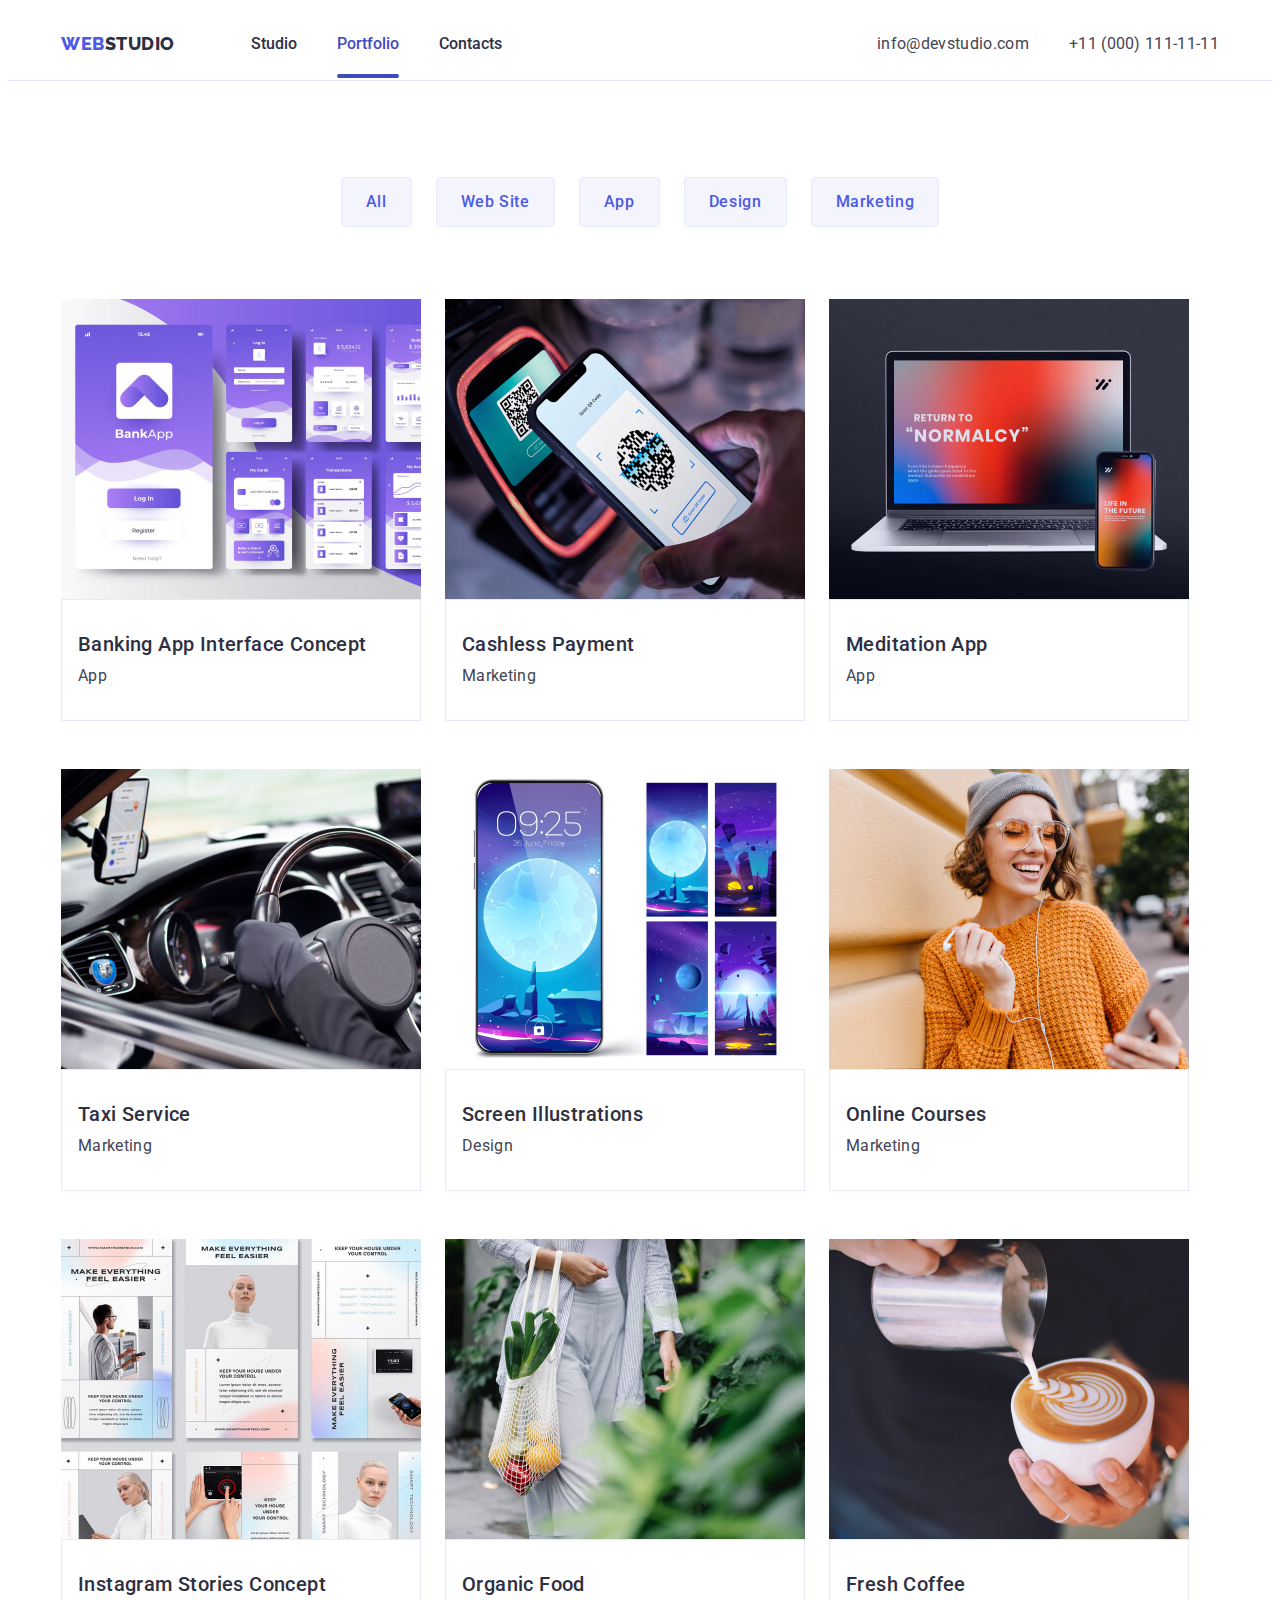
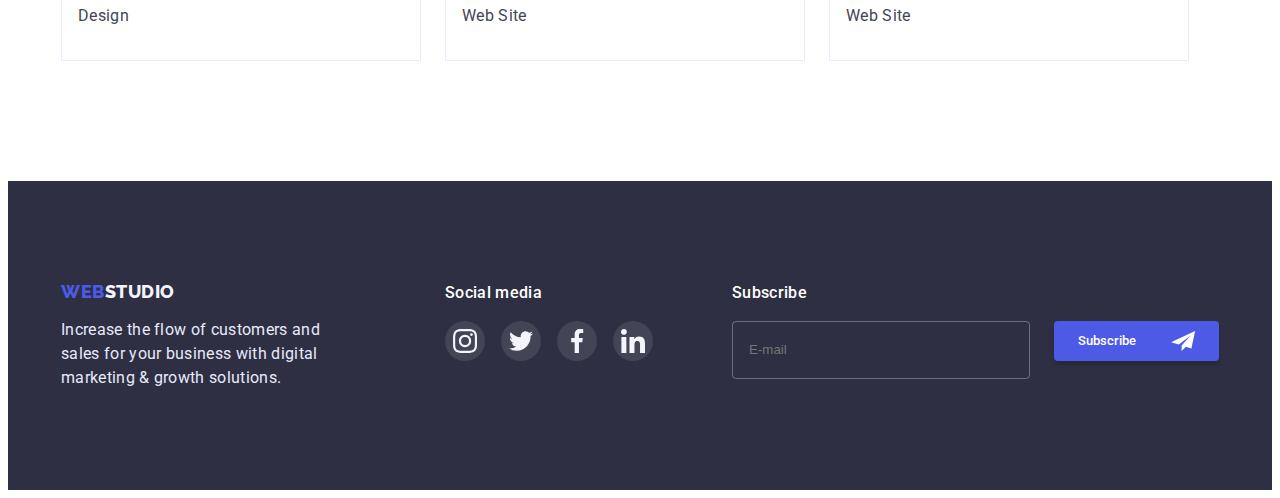
<file: portfolio.html>
<!DOCTYPE html>
<html lang="en">
  <head>
    <meta charset="UTF-8" />
    <meta http-equiv="X-UA-Compatible" content="IE=edge" />
    <meta name="viewport" content="width=device-width, initial-scale=1.0" />
    <title>studio</title>
    <link rel="preconnect" href="https://fonts.googleapis.com" />
    <link rel="preconnect" href="https://fonts.gstatic.com" crossorigin />
    <link
      href="https://fonts.googleapis.com/css2?family=Raleway:wght@800&family=Roboto:wght@400;500;700;900&display=swap"
      rel="stylesheet"
    />
    <link
      rel="stylesheet"
      href="https://cdnjs.cloudflare.com/ajax/libs/modern-normalize/1.1.0/modern-normalize.min.css"
      integrity="sha512-wpPYUAdjBVSE4KJnH1VR1HeZfpl1ub8YT/NKx4PuQ5NmX2tKuGu6U/JRp5y+Y8XG2tV+wKQpNHVUX03MfMFn9Q=="
      crossorigin="anonymous"
      referrerpolicy="no-referrer"
    />
    <link rel="stylesheet" href="./css/style.css" />
  </head>
  <body>
    <header class="header">
      <div class="container">
        <nav class="nav">
          <a href="./index.html" class="logo"><span>Web</span>Studio</a>
          <ul class="nav-list list">
            <li><a class="nav-link" href="./index.html">Studio</a></li>
            <li>
              <a class="nav-link curent" href="./portfolio.html">Portfolio</a>
            </li>
            <li><a class="nav-link" href="#">Contacts</a></li>
          </ul>
        </nav>
        <address>
          <ul class="address-list list">
            <li>
              <a class="mail" href="mailto:info@devstudio.com"
                >info@devstudio.com</a
              >
            </li>
            <li>
              <a class="phone" href="tel:+110001111111">+11 (000) 111-11-11</a>
            </li>
          </ul>
        </address>
      </div>
    </header>
    <main class="main">
      <h1 class="hidden">Portfolio</h1>
      <section class="container-card">
        <div class="container">
          <ul class="portfolio-btns list">
            <li><button class="portfolio-btn" type="button">All</button></li>
            <li>
              <button class="portfolio-btn" type="button">Web Site</button>
            </li>
            <li><button class="portfolio-btn" type="button">App</button></li>
            <li><button class="portfolio-btn" type="button">Design</button></li>
            <li>
              <button class="portfolio-btn" type="button">Marketing</button>
            </li>
          </ul>
          <ul class="portfolio-list list">
            <li class="portfolio-item">
              <a class="portfolio-link" href=""
                ><div class="text-cover-wrap">
                  <img
                    src="./images/BankingAppInterfaceConcept.jpg"
                    alt="Banks images"
                  />

                  <p class="portfolio-cover-text">
                    14 Stylish and User-Friendly App Design Concepts · Task
                    Manager App · Calorie Tracker App · Exotic Fruit Ecommerce
                    App · Cloud Storage App
                  </p>
                </div>
                <div class="portfolio-title-mix">
                  <h2 class="portfolio-title">Banking App Interface Concept</h2>
                  <p class="portfolio-subtitle">App</p>
                </div>
              </a>
            </li>
            <li class="portfolio-item">
              <a class="portfolio-link" href="">
                <div class="text-cover-wrap">
                  <img src="./images/CashlessPayment.jpg" alt="Payment" />

                  <p class="portfolio-cover-text">
                    14 Stylish and User-Friendly App Design Concepts · Task
                    Manager App · Calorie Tracker App · Exotic Fruit Ecommerce
                    App · Cloud Storage App
                  </p>
                </div>
                <div class="portfolio-title-mix">
                  <h2 class="portfolio-title">Cashless Payment</h2>
                  <p class="portfolio-subtitle">Marketing</p>
                </div>
              </a>
            </li>
            <li class="portfolio-item">
              <a class="portfolio-link" href=""
                ><div class="text-cover-wrap">
                  <img src="./images/MeditationApp.jpg" alt="gadgets" />

                  <p class="portfolio-cover-text">
                    14 Stylish and User-Friendly App Design Concepts · Task
                    Manager App · Calorie Tracker App · Exotic Fruit Ecommerce
                    App · Cloud Storage App
                  </p>
                </div>
                <div class="portfolio-title-mix">
                  <h2 class="portfolio-title">Meditation App</h2>
                  <p class="portfolio-subtitle">App</p>
                </div>
              </a>
            </li>
            <li class="portfolio-item">
              <a class="portfolio-link" href="">
                <div class="text-cover-wrap">
                  <img src="./images/TaxiService.jpg" alt="Taxi" />

                  <p class="portfolio-cover-text">
                    14 Stylish and User-Friendly App Design Concepts · Task
                    Manager App · Calorie Tracker App · Exotic Fruit Ecommerce
                    App · Cloud Storage App
                  </p>
                </div>
                <div class="portfolio-title-mix">
                  <h2 class="portfolio-title">Taxi Service</h2>
                  <p class="portfolio-subtitle">Marketing</p>
                </div>
              </a>
            </li>
            <li class="portfolio-item">
              <a class="portfolio-link" href="">
                <div class="text-cover-wrap">
                  <img
                    src="./images/ScreenIllustrations.jpg"
                    alt="Screen Illustrations"
                  />

                  <p class="portfolio-cover-text">
                    14 Stylish and User-Friendly App Design Concepts · Task
                    Manager App · Calorie Tracker App · Exotic Fruit Ecommerce
                    App · Cloud Storage App
                  </p>
                </div>
                <div class="portfolio-title-mix">
                  <h2 class="portfolio-title">Screen Illustrations</h2>
                  <p class="portfolio-subtitle">Design</p>
                </div>
              </a>
            </li>
            <li class="portfolio-item">
              <a class="portfolio-link" href="">
                <div class="text-cover-wrap">
                  <img src="./images/OnlineCourses.jpg" alt="girl with phone" />

                  <p class="portfolio-cover-text">
                    14 Stylish and User-Friendly App Design Concepts · Task
                    Manager App · Calorie Tracker App · Exotic Fruit Ecommerce
                    App · Cloud Storage App
                  </p>
                </div>
                <div class="portfolio-title-mix">
                  <h2 class="portfolio-title">Online Courses</h2>
                  <p class="portfolio-subtitle">Marketing</p>
                </div>
              </a>
            </li>
            <li class="portfolio-item">
              <a class="portfolio-link" href="">
                <div class="text-cover-wrap">
                  <img
                    src="./images/InstagramStoriesConcept.jpg"
                    alt="Instagram pages"
                  />

                  <p class="portfolio-cover-text">
                    14 Stylish and User-Friendly App Design Concepts · Task
                    Manager App · Calorie Tracker App · Exotic Fruit Ecommerce
                    App · Cloud Storage App
                  </p>
                </div>
                <div class="portfolio-title-mix">
                  <h2 class="portfolio-title">Instagram Stories Concept</h2>
                  <p class="portfolio-subtitle">Design</p>
                </div>
              </a>
            </li>
            <li class="portfolio-item">
              <a class="portfolio-link" href="">
                <div class="text-cover-wrap">
                  <img src="./images/OrganicFood.jpg" alt="Food" width="360" />

                  <p class="portfolio-cover-text">
                    14 Stylish and User-Friendly App Design Concepts · Task
                    Manager App · Calorie Tracker App · Exotic Fruit Ecommerce
                    App · Cloud Storage App
                  </p>
                </div>
                <div class="portfolio-title-mix">
                  <h2 class="portfolio-title">Organic Food</h2>
                  <p class="portfolio-subtitle">Web Site</p>
                </div>
              </a>
            </li>
            <li class="portfolio-item">
              <a class="portfolio-link" href="">
                <div class="text-cover-wrap">
                  <img
                    src="./images/FreshCoffee.jpg"
                    alt="Coffee"
                    width="360"
                  />

                  <p class="portfolio-cover-text">
                    14 Stylish and User-Friendly App Design Concepts · Task
                    Manager App · Calorie Tracker App · Exotic Fruit Ecommerce
                    App · Cloud Storage App
                  </p>
                </div>
                <div class="portfolio-title-mix">
                  <h2 class="portfolio-title">Fresh Coffee</h2>
                  <p class="portfolio-subtitle">Web Site</p>
                </div>
              </a>
            </li>
          </ul>
        </div>
      </section>
    </main>
    <footer class="footer">
      <div class="container foot-container">
        <div class="foot-block">
          <a href="./index.html" class="footer-logo"><span>Web</span>Studio</a>
          <p class="footer-text">
            Increase the flow of customers and sales for your business with
            digital marketing & growth solutions.
          </p>
        </div>
        <div class="soc-media">
          <h2 class="soc-media-text">Social media</h2>
          <ul class="soc-media-list list">
            <li class="soc-media-item">
              <a href="" class="soc-media-link">
                <svg class="soc-media-icon" width="24" height="24">
                  <use href="./images/icons.svg#icon-instagram"></use>
                </svg>
              </a>
            </li>
            <li class="soc-media-item">
              <a href="" class="soc-media-link">
                <svg class="soc-media-icon" width="24" height="24">
                  <use href="./images/icons.svg#icon-twitter"></use>
                </svg>
              </a>
            </li>
            <li class="soc-media-item">
              <a href="" class="soc-media-link">
                <svg class="soc-media-icon" width="24" height="24">
                  <use href="./images/icons.svg#icon-facebook"></use>
                </svg>
              </a>
            </li>
            <li class="soc-media-item">
              <a href="" class="soc-media-link">
                <svg class="soc-media-icon" width="24" height="24">
                  <use href="./images/icons.svg#icon-linkedin"></use>
                </svg>
              </a>
            </li>
          </ul>
        </div>
        <div class="subscribe-foot-form">
          <p class="subscribe-title">Subscribe</p>
          <form class="subscribe-form">
            <input
              class="input-window"
              type="email"
              name="user-email"
              placeholder="E-mail"
            />
            <button class="subscribe-btn" type="submit">
              Subscribe
              <svg class="send-icon" width="24" height="20">
                <use href="./images/icons.svg#icon-icon-send"></use>
              </svg>
            </button>
          </form>
        </div>
      </div>
    </footer>
  </body>
</html>
</file>
<file: css/style.css>
:root {
  --dark-color: #2e2f42;
  --text-color: #434455;
  --pressed-state-color: #404bbf;
  --primaryBrand-color: #4d5ae5;
  --success-color: #31d0aa;
  --subtle-text-color: #8e8f99;
  --accent-color: #e7e9fc;
  --light-color: #f4f4fd;
  --modal-overlay-color: #2e2f4266;
  --hero-background-color: #2e2f42b2;
  --background-color: #e5e5e5;
  --hero-background-grad: linear-gradient(
    rgba(46, 47, 66, 0.7),
    rgba(46, 47, 66, 0.7)
  );
}
p,
h1,
h2,
h3,
h4,
h5,
h6 {
  margin: 0;
}
ul {
  margin: 0;
  padding-left: 0;
}
body {
  font-family: 'Roboto', sans-serif;
}
img {
  display: block;
  max-width: 100%;
  height: auto;
}
.header {
  background: #ffffff;
}
.hidden {
  position: absolute;
  width: 1px;
  height: 1px;
  white-space: nowrap;
  overflow: hidden;
  border: 0;
  padding: 0;
  clip: rect(0 0 0 0);
  clip-path: inset(50%);
  margin: -1px;
}
.logo {
  line-height: 1.33;
  font-family: 'Raleway', sans-serif;
  text-decoration: none;
  font-weight: 800;
  font-size: 18px;
  letter-spacing: 0.03em;
  text-transform: uppercase;
  color: var(--dark-color);
}
.logo span {
  color: var(--primaryBrand-color);
}

.list {
  list-style: none;
}
.nav .logo {
  margin-right: 76px;
  padding-bottom: 24px;
  padding-top: 24px;
}
/* ----------------------navigation -----------------------*/
.header {
  border-bottom: 1px solid var(--accent-color);
}
.nav-list {
  display: flex;
  align-items: center;
  gap: 40px;
}
.nav {
  display: flex;
  align-items: center;
}
.header .container {
  display: flex;
  align-items: center;
  justify-content: space-between;
}
.address-list {
  display: flex;
}
.nav-link {
  position: relative;
  padding-top: 15px;
  padding-bottom: 15px;
  text-decoration: none;
  font-weight: 500;
  font-size: 16px;
  line-height: 1.5;
  color: var(--dark-color);
  transition-duration: 250ms;
  transition-timing-function: cubic-bezier(0.4, 0, 0.2, 1);
}

.nav-link.curent {
  color: var(--pressed-state-color);
}
.nav-link.curent::after {
  content: '';
  width: 100%;
  height: 4px;
  background-color: var(--pressed-state-color);
  display: block;
  border-radius: 2px;
  position: absolute;
  bottom: -10px;
  left: 0;
}
.nav-link:hover,
.nav-link:focus {
  color: var(--pressed-state-color);
}
.mail {
  padding-top: 15px;
  padding-bottom: 15px;
  font-style: normal;
  text-decoration: none;
  font-size: 16px;
  line-height: 1.5;
  letter-spacing: 0.02em;
  color: var(--text-color);
  transition-duration: 250ms;
  transition-timing-function: cubic-bezier(0.4, 0, 0.2, 1);
}
.mail:hover {
  color: var(--pressed-state-color);
}
.phone {
  padding-top: 15px;
  padding-bottom: 15px;
  margin-left: 40px;
  font-style: normal;
  text-decoration: none;
  font-size: 16px;
  line-height: 1.5;
  letter-spacing: 0.02em;
  color: var(--text-color);
}
.main {
  background: #ffffff;
}
/* ---------------------------------hero --------------------------------*/
.section-hero {
  background-color: var(--dark-color);
  background-image: var(--hero-background-grad),
    url(../images/people-office.jpg);
  background-repeat: no-repeat;
  background-size: cover;
  background-position: center;
  max-width: 1440px;
  min-height: 600px;
  margin-left: auto;
  margin-right: auto;
  padding-top: 188px;
  padding-bottom: 188px;
}
.container {
  width: 100%;
  min-width: 354px;
  max-width: 1158px;
  padding: 0 15px;
  margin: 0 auto;
}
.hero-title {
  margin-bottom: 48px;
  font-size: 56px;
  line-height: 1.07;
  letter-spacing: 0.02em;
  text-align: center;
  color: #ffffff;
}
.hero-btn {
  border: none;
  margin: 0 auto;
  display: block;
  border-radius: 4px;
  padding: 16px 32px;
  font-family: inherit;
  font-weight: 500;
  font-size: 16px;
  line-height: 1.5;
  cursor: pointer;
  letter-spacing: 0.04em;
  box-shadow: 0px 4px 4px rgba(0, 0, 0, 0.15);
  color: #ffffff;
  background-color: var(--primaryBrand-color);
  transition-duration: 250ms;
  transition-timing-function: cubic-bezier(0.4, 0, 0.2, 1);
}
.hero-btn:hover,
.hero-btn:focus {
  background-color: var(--pressed-state-color);
}
/* -------------------------------section 1 -----------------------------*/
.section-features {
  padding-top: 120px;
  padding-bottom: 120px;
}
.features {
  display: flex;
  justify-content: center;
  align-items: center;
  width: 264px;
  height: 112px;
  margin-bottom: 8px;
  background: #f4f4fd;
  border-radius: 4px;
}
.features-subtitle {
  margin-bottom: 8px;
  font-weight: 500;
  font-size: 20px;
  line-height: 1.2;
  letter-spacing: 0.02em;
  color: var(--dark-color);
}
.features-list {
  display: flex;
  gap: 24px;
}
.features-item {
  flex-basis: calc((100% - 72px) / 4);
}
.features-text {
  font-size: 16px;
  line-height: 1.5;
  letter-spacing: 0.02em;
  color: var(--text-color);
}
/* --------------------------------section 2---------------------------------- */
.doing-title {
  margin-bottom: 72px;
  font-size: 36px;
  line-height: 1.11;
  text-align: center;
  letter-spacing: 0.02em;
  text-transform: capitalize;
  color: var(--dark-color);
}
.doing-list {
  display: flex;
  gap: 24px;
}
.section-doing {
  padding-bottom: 120px;
}

.doing-list .doing-item {
  flex-basis: calc((100% - 48px) / 3);
}
.doing-item img {
  display: block;
  border: 1px solid var(--accent-color);
}
/* ------------------------------------section 3 ---------------------------- */
.section-team {
  padding-top: 120px;
  padding-bottom: 110px;
  background-color: var(--light-color);
}

.team-list {
  display: flex;
  gap: 24px;
  flex-basis: calc((100% - 72px) / 4);
}
.team-item {
  box-shadow: 0px 1px 6px rgba(46, 47, 66, 0.08),
    0px 1px 1px rgba(46, 47, 66, 0.16), 0px 2px 1px rgba(46, 47, 66, 0.08);
  border-radius: 0px 0px 4px 4px;
  background-color: #ffffff;
}

.team-card {
  align-items: center;
  padding: 32px 0;
  text-align: center;
}
.team-title {
  margin-bottom: 72px;
  font-size: 36px;
  line-height: 1.11;
  text-align: center;
  letter-spacing: 0.02em;
  text-transform: capitalize;
  color: var(--dark-color);
}
.team-subtitle {
  margin-bottom: 8px;
  font-weight: 500;
  font-size: 20px;
  line-height: 1.2;
  letter-spacing: 0.02em;
  color: var(--dark-color);
}
.team-text {
  font-size: 16px;
  line-height: 1.5;
  letter-spacing: 0.02em;
  margin-bottom: 8px;
  color: var(--text-color);
}
.team-soc-list {
  display: flex;
  justify-content: center;
  gap: 24px;
}
.team-soc-icon {
  fill: var(--light-color);
}
.team-soc-item {
  width: 40px;
  height: 40px;
}
.team-soc-link {
  display: flex;
  justify-content: center;
  align-items: center;
  width: 100%;
  height: 100%;
  border-radius: 50%;
  background-color: var(--primaryBrand-color);
  transition-duration: 250ms;
  transition-timing-function: cubic-bezier(0.4, 0, 0.2, 1);
}
.team-soc-link:is(:hover, :focus) {
  background-color: var(--pressed-state-color);
}
/* ----------------------------------------Section 4----------------------------- */
.customers-section {
  padding-top: 130px;
  padding-bottom: 120px;
}
.customers-title {
  margin-bottom: 72px;
  font-family: 'Roboto';
  font-style: normal;
  font-weight: 700;
  font-size: 36px;
  line-height: 1.1;
  text-align: center;
}
.customers-list {
  display: flex;
  justify-content: center;
  gap: 24px;
}
.customers-items {
  width: 168px;
  height: 88px;
}
.customers-link {
  width: 100%;
  height: 100%;
  border: 1px solid var(--subtle-text-color);
  border-radius: 4px;
  display: flex;
  justify-content: center;
  align-items: center;
  transition-duration: 250ms;
  transition-timing-function: cubic-bezier(0.4, 0, 0.2, 1);
}
.customers-icon {
  fill: var(--subtle-text-color);
  transition-duration: 250ms;
  transition-timing-function: cubic-bezier(0.4, 0, 0.2, 1);
}
.customers-link:is(:hover, :focus) {
  border-color: var(--pressed-state-color);
}
.customers-link:is(:hover, :focus) > .customers-icon {
  fill: var(--pressed-state-color);
}

/* ----------------- P O R T F O L I O ------------------------------ */
.portfolio-btn {
  border: 1px solid var(--accent-color);
  border-radius: 4px;
  padding: 12px 24px;
  font-family: inherit;
  font-weight: 500;
  font-size: 16px;
  line-height: 1.5;
  align-items: center;
  text-align: center;
  cursor: pointer;
  letter-spacing: 0.04em;
  background-color: var(--light-color);
  color: var(--primaryBrand-color);
  transition-duration: 250ms;
  transition-timing-function: cubic-bezier(0.4, 0, 0.2, 1);
}
.portfolio-title-mix {
  border: 1px solid var(--accent-color);
  padding: 32px 0 32px 16px;
}
.portfolio-item:is(:hover, :focus) {
  box-shadow: 0px 1px 6px rgba(46, 47, 66, 0.08),
    0px 1px 1px rgba(46, 47, 66, 0.16), 0px 2px 1px rgba(46, 47, 66, 0.08);
}
.container-card {
  padding-top: 96px;
  padding-bottom: 120px;
}
.portfolio-btns {
  margin-bottom: 72px;
  display: flex;
  gap: 24px;
  justify-content: center;
}
.portfolio-btn:hover,
.portfolio-btn:focus {
  color: #ffffff;
  background-color: var(--pressed-state-color);
  box-shadow: 0px 3px 1px rgba(0, 0, 0, 0.1), 0px 2px 1px rgba(0, 0, 0, 0.08),
    0px 2px 2px rgba(0, 0, 0, 0.12);
}
.portfolio-link {
  text-decoration: none;
}
.portfolio-item {
  background: #ffffff;
  transition-duration: 250ms;
  transition-timing-function: cubic-bezier(0.4, 0, 0.2, 1);
}
.portfolio-item:hover .portfolio-cover-text {
  transform: translatey(0);
}
.portfolio-title {
  margin-bottom: 8px;
  font-weight: 500;
  font-size: 20px;
  line-height: 1.2;
  letter-spacing: 0.02em;
  color: var(--dark-color);
}
.portfolio-subtitle {
  font-size: 16px;
  line-height: 1.5;
  letter-spacing: 0.02em;
  color: var(--text-color);
}
.text-cover-wrap {
  position: relative;
  overflow: hidden;
}
.portfolio-cover-text {
  font-size: 16px;
  line-height: 1.5;
  padding-left: 32px;
  padding-right: 32px;
  padding-top: 40px;
  letter-spacing: 0.02em;
  background-color: var(--primaryBrand-color);
  color: var(--light-color);
  position: absolute;
  top: 0;
  height: 100%;
  transform: translatey(100%);
  transition: transform 250ms linear;
}
.portfolio-list {
  display: flex;
  flex-wrap: wrap;
  row-gap: 48px;
  column-gap: 24px;
}
/* --------------------------------------*footer* ----------------------------*/
.footer {
  padding: 100px 0;
  background-color: var(--dark-color);
}
.foot-container {
  display: flex;
}
.footer-logo {
  margin-bottom: 16px;
  font-family: 'Raleway', sans-serif;
  text-decoration: none;
  font-weight: 800;
  font-size: 18px;
  line-height: 1.17;
  display: flex;
  letter-spacing: 0.03em;
  text-transform: uppercase;
  color: var(--light-color);
}
.footer-logo > span {
  color: var(--primaryBrand-color);
}
.footer-text {
  width: 264px;
  font-size: 16px;
  line-height: 1.5;
  letter-spacing: 0.02em;
  color: var(--accent-color);
}
.soc-media {
  margin-left: 120px;
}
.soc-media-text {
  margin-bottom: 16px;
  font-family: 'Roboto';
  font-weight: 500;
  font-size: 16px;
  line-height: 1.5;
  letter-spacing: 0.02em;
  color: #ffffff;
}
.soc-media-list {
  display: flex;
  gap: 16px;
}
.soc-media-item {
  width: 40px;
  height: 40px;
}
.soc-media-link {
  display: flex;
  justify-content: center;
  align-items: center;
  width: 100%;
  height: 100%;
  border-radius: 50%;
  background: rgba(255, 255, 255, 0.1);
  transition-duration: 250ms;
  transition-timing-function: cubic-bezier(0.4, 0, 0.2, 1);
}
.soc-media-link:is(:hover, :focus) {
  background-color: var(--success-color);
}
.soc-media-icon {
  fill: var(--light-color);
}
.subscribe-title {
  color: #fff;
  margin-bottom: 16px;
  font-weight: 500;
  line-height: 1.5;
  letter-spacing: 0.02em;
}
.input-window {
  width: 264px;
  height: 40px;
  padding: 8px 16px;
  border: 1px solid rgba(255, 255, 255, 0.3);
  outline: transparent;
  border-radius: 4px;
  background-color: transparent;
}
.input-window:focus {
  border-color: var(--primaryBrand-color);
  color: #f4f4fd;
}
.subscribe-btn {
  display: flex;
  justify-content: space-between;
  cursor: pointer;
  align-items: center;
  font-family: inherit;
  padding: 10px 24px;
  margin-left: 24px;
  width: 165px;
  height: 40px;
  font-weight: 500;
  line-height: 1.5;
  background-color: var(--primaryBrand-color);
  color: #fff;
  border-radius: 4px;
  border: none;
  box-shadow: 0px 4px 4px rgba(0, 0, 0, 0.15);
  transition-duration: 250ms;
  transition-timing-function: cubic-bezier(0.4, 0, 0.2, 1);
}
.subscribe-btn:is(:hover, :focus) {
  background-color: var(--pressed-state-color);
}
.send-icon {
  fill: #fff;
}
.subscribe-form {
  display: flex;
}
.subscribe-foot-form {
  margin-left: auto;
}
/* ----------------------------------- MODAL ------------------------------------ */
.backdrop {
  position: fixed;
  top: 0;
  width: 100%;
  height: 100%;
  background: var(--modal-overlay-color);
  transition-duration: 250ms;
  transition-timing-function: cubic-bezier(0.4, 0, 0.2, 1);
}
.backdrop.is-hidden .modal {
  transform: translate(-50px, -50px) scale(0);
}
.modal {
  padding: 24px;
  position: absolute;
  top: 50%;
  left: 50%;
  transform: translate(-50%, -50%) scale(1);
  width: 408px;
  min-height: 576px;
  background: #fcfcfc;
  box-shadow: 0px 1px 1px rgba(0, 0, 0, 0.14), 0px 1px 3px rgba(0, 0, 0, 0.12),
    0px 2px 1px rgba(0, 0, 0, 0.2);
  border-radius: 4px;
  transition: transform 250ms linear;
}
.close-button {
  margin-left: auto;
  margin-bottom: 24px;
  width: 24px;
  height: 24px;
  border-radius: 50%;
  cursor: pointer;
  display: flex;
  justify-content: center;
  align-items: center;
  background: var(--accent-color);
  border: 1px solid rgba(0, 0, 0, 0.1);
  transition-duration: 250ms;
  transition-timing-function: cubic-bezier(0.4, 0, 0.2, 1);
}
.close-button:is(:hover, :focus) {
  fill: #ffffff;
  background-color: var(--pressed-state-color);
}
.is-hidden {
  visibility: hidden;
  opacity: 0;
  pointer-events: none;
}
.modal-title {
  margin-bottom: 16px;
  font-weight: 500;
  font-size: 16px;
  line-height: 1.5;
  text-align: center;
  letter-spacing: 0.02em;
}
.modal-window {
  width: 360px;
  height: 40px;
  border-radius: 4px;
  outline: transparent;
  padding-left: 38px;
  padding-top: 11px;
  padding-bottom: 11px;
  background-color: #fcfcfc;
  border: 1px solid rgba(33, 33, 33, 0.2);
}
.modal-window:focus {
  border: 1px solid var(--primaryBrand-color);
}
.modal-window:focus + .modal-logo {
  fill: var(--primaryBrand-color);
}
.modal-message {
  margin-bottom: 16px;
  margin-top: 4px;
  width: 360px;
  height: 120px;
  font-size: 12px;
  line-height: 1.2;
  letter-spacing: 0.04em;
  background-color: #fcfcfc;
  border: 1px solid rgba(33, 33, 33, 0.2);
  outline: transparent;
  resize: none;
  padding: 8px 16px;
}
.modal-message:focus {
  border-color: var(--primaryBrand-color);
}
.modal-label {
  font-size: 12px;
  line-height: 1.17;
  letter-spacing: 0.01em;
  color: var(--subtle-text-color);
}
.modal-field {
  position: relative;
  margin-bottom: 8px;
  margin-top: 4px;
}
.modal-policy-field {
  display: flex;
}
.modal-logo {
  position: absolute;
  left: 19px;
  top: 50%;
  transform: translateY(-50%);
}
.label-policy {
  margin-bottom: 24px;
  display: flex;
  align-items: flex-end;
  font-size: 12px;
  line-height: 1.17;
  letter-spacing: 0.04em;
  color: #757575;
}
.label-policy span {
  fill: transparent;
  border: 1.25px solid var(--dark-color);
  border-radius: 2px;
  margin-right: 8px;
  display: flex;
  align-items: center;
  justify-content: center;
  width: 16px;
  height: 16px;
  transition-duration: 250ms;
  transition-timing-function: cubic-bezier(0.4, 0, 0.2, 1);
}
.modal-policy:checked + .label-policy span {
  fill: #fff;
  border: none;
  background-color: var(--pressed-state-color);
}
.policy-link {
  margin-left: 5px;
}
.submit-about {
  border: none;
  display: block;
  margin-right: auto;
  margin-left: auto;
  cursor: pointer;
  font-weight: 500;
  font-size: 16px;
  line-height: 1.5;
  letter-spacing: 0.04em;
  color: #ffffff;
  background-color: var(--primaryBrand-color);
  box-shadow: 0px 4px 4px rgba(0, 0, 0, 0.15);
  border-radius: 4px;
  width: 169px;
  height: 56px;
  transition-duration: 250ms;
  transition-timing-function: cubic-bezier(0.4, 0, 0.2, 1);
}
.submit-about:is(:focus, :hover) {
  background-color: var(--pressed-state-color);
}
@media screen and (min-width: 480px) {
  .address {
    display: none;
  }
}
@media screen and (min-width: 768px) {
}
</file>
